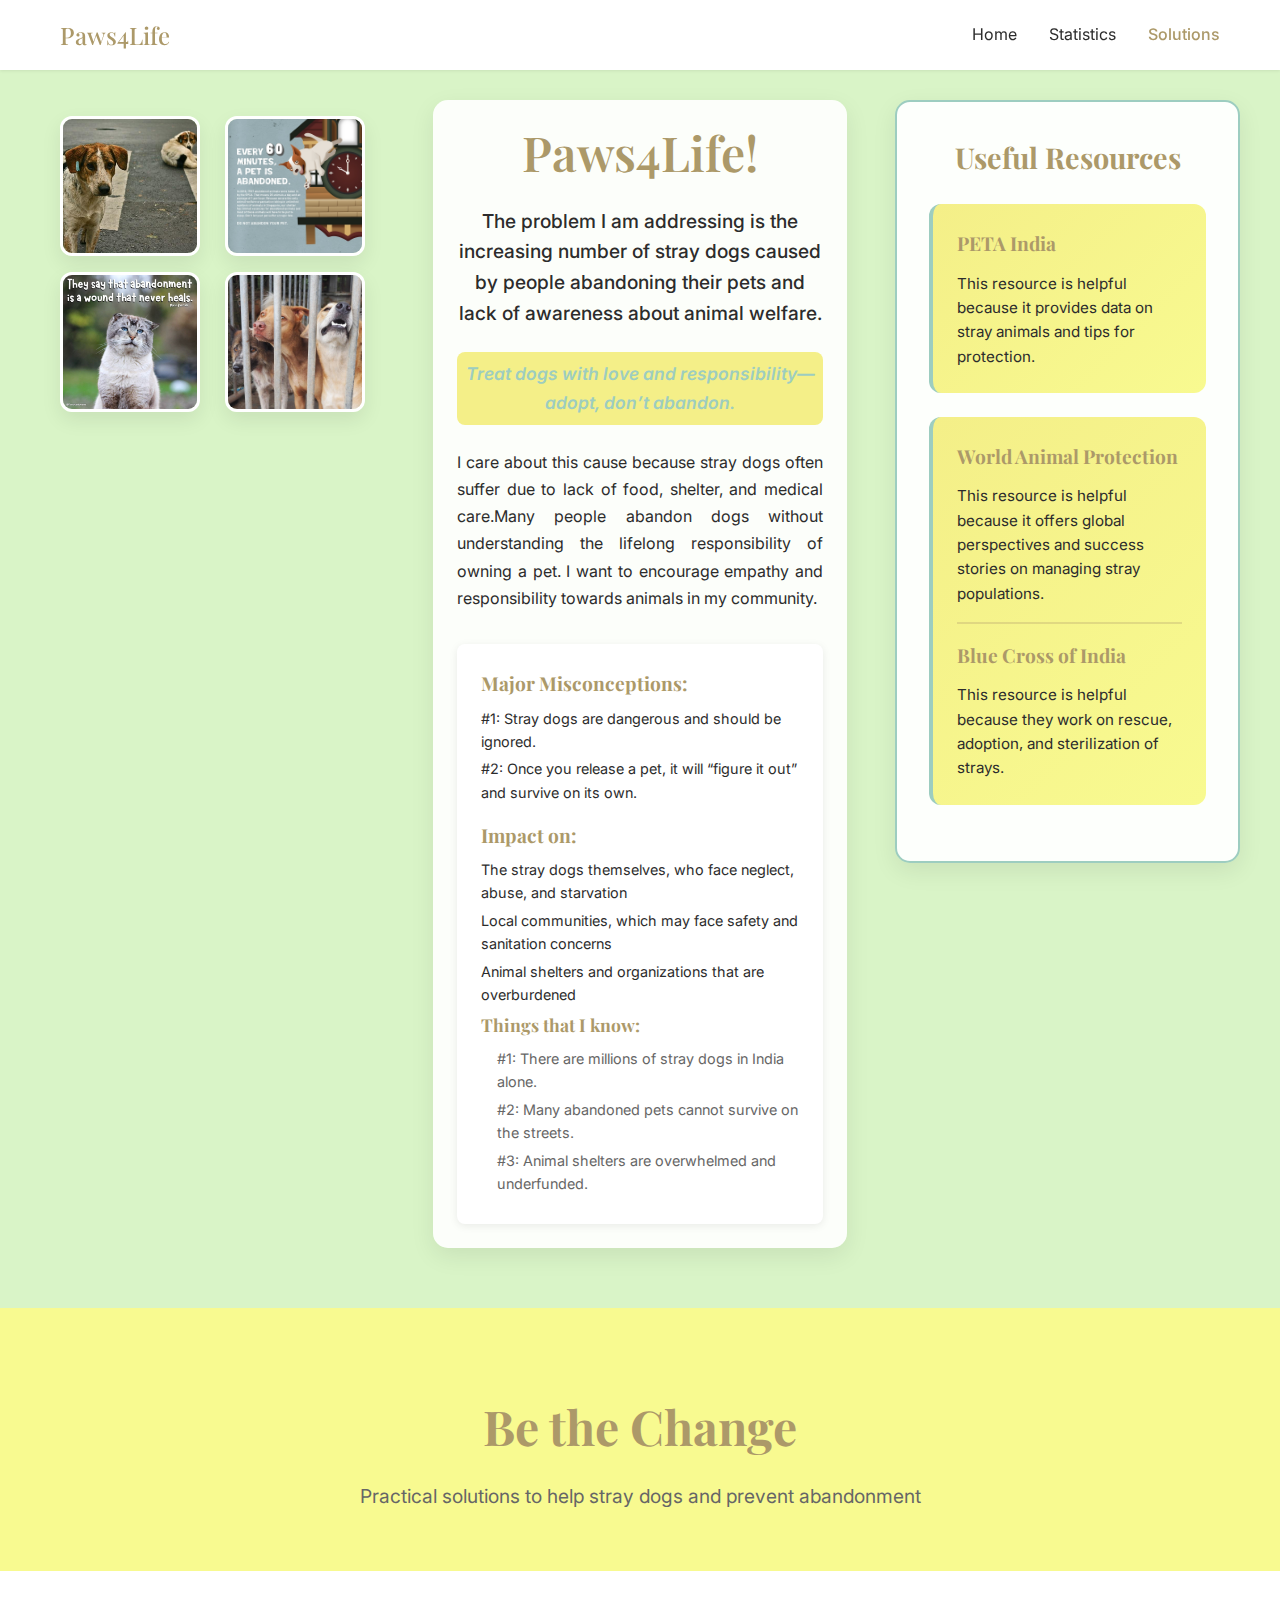
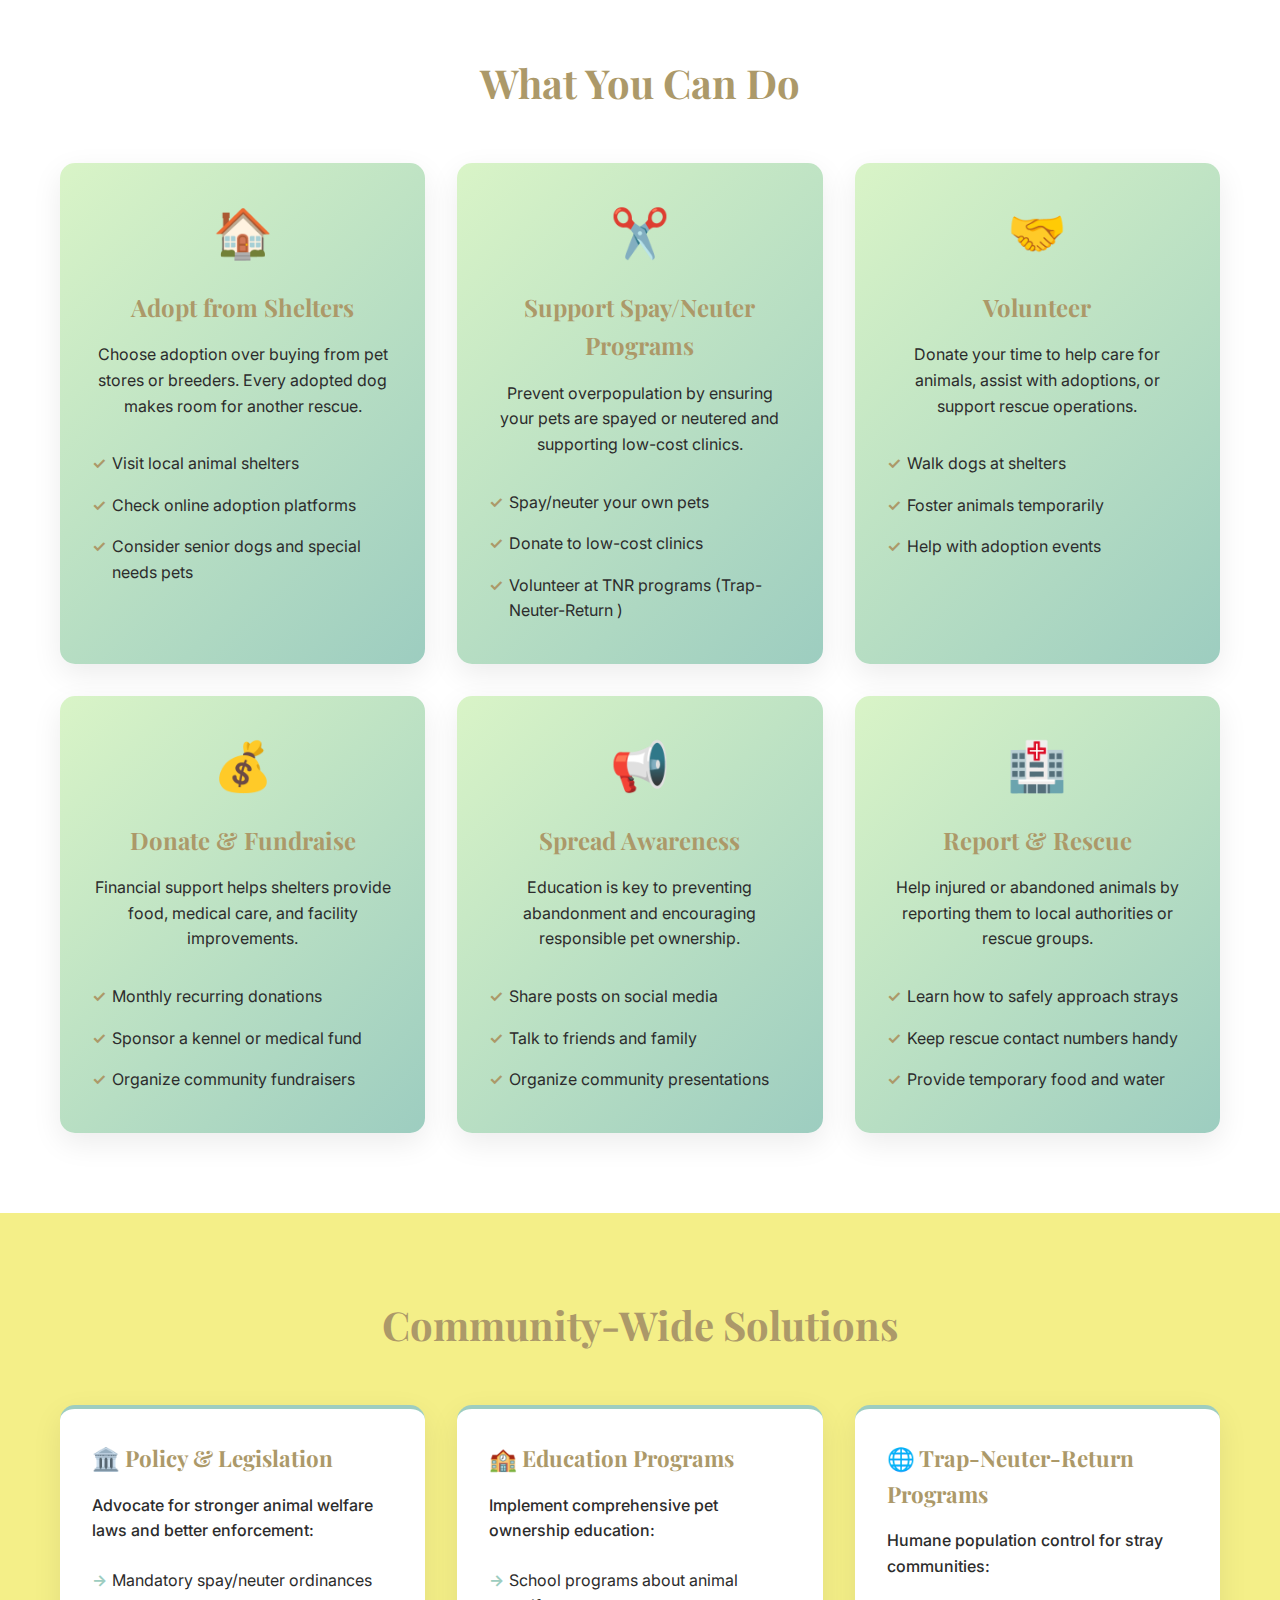
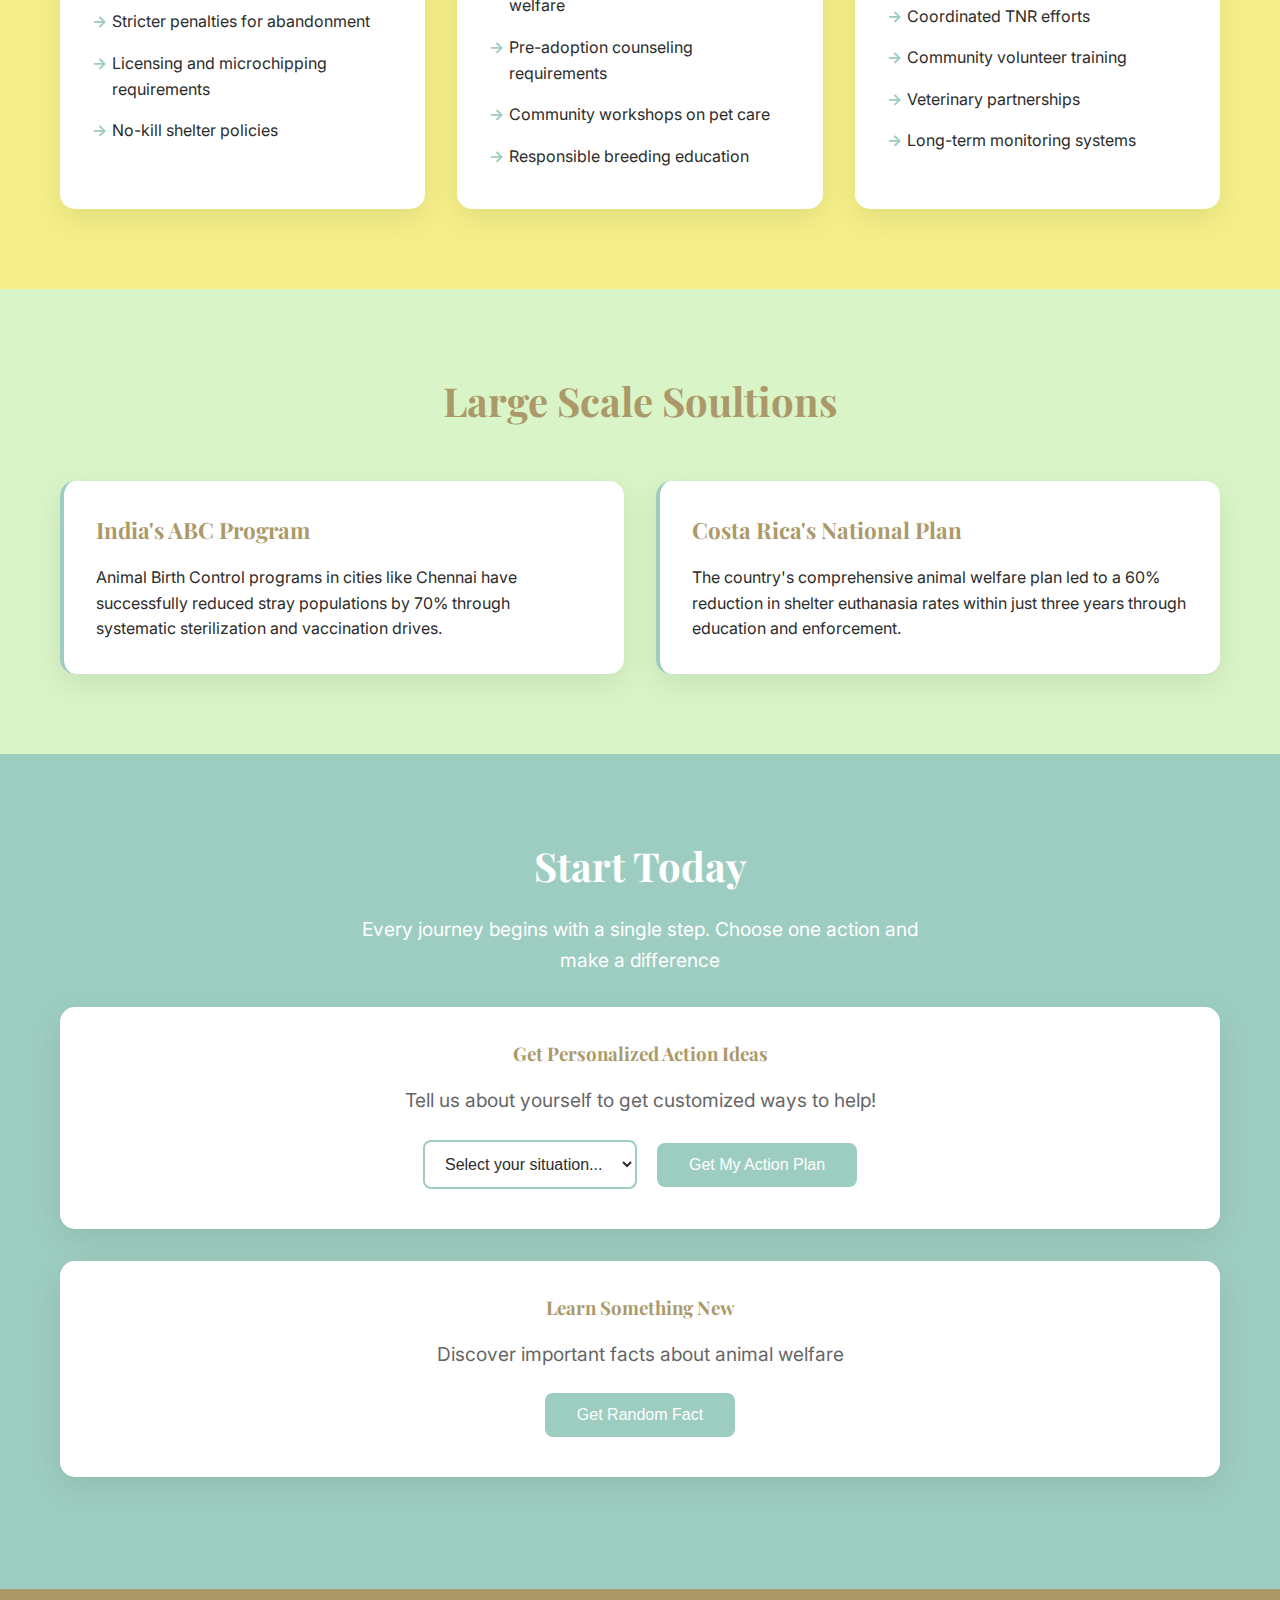
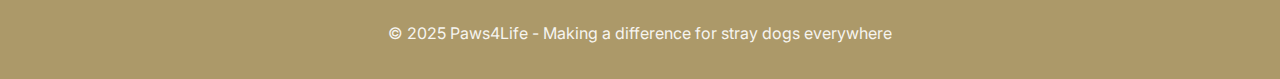
<file: index.html>
<!DOCTYPE html>
<html lang="en">

<head>
  <title>Solutions - Paws4Life</title>
  <meta charset="utf-8" />
  <meta http-equiv="X-UA-Compatible" content="IE=edge" />
  <meta name="viewport" content="width=device-width, initial-scale=1" />

  <!-- link the webpage's stylesheet -->
  <link rel="stylesheet" href="/style.css" />

  <!-- link the webpage's JavaScript file -->
  <script src="/script.js" defer></script>
</head>

<body>
  <!-- Navigation Bar -->
  <nav class="navbar">
    <div class="nav-container">
      <div class="nav-logo">Paws4Life</div>
      <ul class="nav-menu">
        <li><a href="index.html" class="nav-link">Home</a></li>
        <li><a href="statistics.html" class="nav-link">Statistics</a></li>
        <li><a href="solutions.html" class="nav-link active">Solutions</a></li>
      </ul>
    </div>
  </nav>

  <!-- Home Section -->
  <section id="home" class="first">
    <div class="first-content">
      <div class="first-image-placeholder">
        <img src="800px-Stray_dogs_crosswalk.jpg" alt="profile picture" class="profile-image">
        <img src="89d9e6e24ca5587962eb5537fe8d9bdd.jpg" alt="stats-picture" class="profile-image">
        <img src="c82fd100ae4d9ba56fa182101a0327e3.jpg" alt="stats-picture" class="profile-image">
        <img src="VIER PFOTEN_2021-11-02_00055-2119x1466-1920x1328.jpg" alt="stats-picture"
          class="profile-image">
      </div>
      <div class="first-text">

        <h1>Paws4Life!</h1>
        <h4>The problem I am addressing is the increasing number of stray dogs caused by people abandoning their pets
          and lack of awareness about animal welfare.</h4>
        <p class="first-subtitle">Treat dogs with love and responsibility—adopt, don’t abandon.</p>
        <p class="first-description">I care about this cause because stray dogs often suffer due to lack of food,
          shelter, and medical care.Many people abandon dogs without understanding the lifelong responsibility of owning
          a pet. I want to encourage empathy and responsibility towards animals in my community.
        </p>

        <div class="problems">
          <h2>Major Misconceptions:</h2>
          <li> #1: Stray dogs are dangerous and should be ignored.</li>
          <li> #2: Once you release a pet, it will “figure it out” and survive on its own.</li>

          <h2>Impact on:</h2>
          <li>The stray dogs themselves, who face neglect, abuse, and starvation</li>
          <li>Local communities, which may face safety and sanitation concerns</li>
          <li>Animal shelters and organizations that are overburdened</li>

          <h3>Things that I know:</h3>
          <ul>
            <li>#1: There are millions of stray dogs in India alone.</li>
            <li>#2: Many abandoned pets cannot survive on the streets.</li>
            <li>#3: Animal shelters are overwhelmed and underfunded.
            </li>
          </ul>
        </div>
      </div>

      <div class="contact-methods">
        <h2>Useful Resources</h2>
        <div class="contact-item">
          <h3>PETA India</h3>
          <p>This resource is helpful because it provides data on stray animals and tips for protection.</p>
        </div>
        <div class="contact-item">
          <h3> World Animal Protection</h3>
          <div class="social-links">
            <p>This resource is helpful because it offers global perspectives and success stories on managing stray
              populations.</p>
            <div>
              <h3>Blue Cross of India</h3>
              <p>This resource is helpful because they work on rescue, adoption, and sterilization of strays.</p>
            </div>
          </div>
        </div>
      </div>
  </section>

  </div>
  </div>
  </section>

  <!-- Solutions Section -->
  <section class="solutions">
    <div class="container">
      <h1>Be the Change</h1>
      <p>Practical solutions to help stray dogs and prevent abandonment</p>
    </div>
  </section>

  <!-- Individual Actions -->
  <section class="individual-actions">
    <div class="container">
      <h2>What You Can Do</h2>
      <div class="actions-grid">
        <div class="action-card">
          <div class="action-icon">🏠</div>
          <h3>Adopt from Shelters</h3>
          <p>Choose adoption over buying from pet stores or breeders. Every adopted dog makes room for another rescue.
          </p>
          <ul>
            <li>Visit local animal shelters</li>
            <li>Check online adoption platforms</li>
            <li>Consider senior dogs and special needs pets</li>
          </ul>
        </div>

        <div class="action-card">
          <div class="action-icon">✂️</div>
          <h3>Support Spay/Neuter Programs</h3>
          <p>Prevent overpopulation by ensuring your pets are spayed or neutered and supporting low-cost clinics.</p>
          <ul>
            <li>Spay/neuter your own pets</li>
            <li>Donate to low-cost clinics</li>
            <li>Volunteer at TNR programs (Trap-Neuter-Return )</li>
          </ul>
        </div>

        <div class="action-card">
          <div class="action-icon">🤝</div>
          <h3>Volunteer</h3>
          <p>Donate your time to help care for animals, assist with adoptions, or support rescue operations.</p>
          <ul>
            <li>Walk dogs at shelters</li>
            <li>Foster animals temporarily</li>
            <li>Help with adoption events</li>
          </ul>
        </div>

        <div class="action-card">
          <div class="action-icon">💰</div>
          <h3>Donate & Fundraise</h3>
          <p>Financial support helps shelters provide food, medical care, and facility improvements.</p>
          <ul>
            <li>Monthly recurring donations</li>
            <li>Sponsor a kennel or medical fund</li>
            <li>Organize community fundraisers</li>
          </ul>
        </div>

        <div class="action-card">
          <div class="action-icon">📢</div>
          <h3>Spread Awareness</h3>
          <p>Education is key to preventing abandonment and encouraging responsible pet ownership.</p>
          <ul>
            <li>Share posts on social media</li>
            <li>Talk to friends and family</li>
            <li>Organize community presentations</li>
          </ul>
        </div>

        <div class="action-card">
          <div class="action-icon">🏥</div>
          <h3>Report & Rescue</h3>
          <p>Help injured or abandoned animals by reporting them to local authorities or rescue groups.</p>
          <ul>
            <li>Learn how to safely approach strays</li>
            <li>Keep rescue contact numbers handy</li>
            <li>Provide temporary food and water</li>
          </ul>
        </div>
      </div>
    </div>
  </section>

  <!-- Community Solutions -->
  <section class="community-solutions">
    <div class="container">
      <h2>Community-Wide Solutions</h2>
      <div class="community-grid">
        <div class="solution-item">
          <h3>🏛️ Policy & Legislation</h3>
          <div class="solution-content">
            <p>Advocate for stronger animal welfare laws and better enforcement:</p>
            <ul>
              <li>Mandatory spay/neuter ordinances</li>
              <li>Stricter penalties for abandonment</li>
              <li>Licensing and microchipping requirements</li>
              <li>No-kill shelter policies</li>
            </ul>
          </div>
        </div>

        <div class="solution-item">
          <h3>🏫 Education Programs</h3>
          <div class="solution-content">
            <p>Implement comprehensive pet ownership education:</p>
            <ul>
              <li>School programs about animal welfare</li>
              <li>Pre-adoption counseling requirements</li>
              <li>Community workshops on pet care</li>
              <li>Responsible breeding education</li>
            </ul>
          </div>
        </div>

        <div class="solution-item">
          <h3>🌐 Trap-Neuter-Return Programs</h3>
          <div class="solution-content">
            <p>Humane population control for stray communities:</p>
            <ul>
              <li>Coordinated TNR efforts</li>
              <li>Community volunteer training</li>
              <li>Veterinary partnerships</li>
              <li>Long-term monitoring systems</li>
            </ul>
          </div>
        </div>
      </div>
    </div>
  </section>

  <!-- Success Stories -->
  <section class="success-stories">
    <div class="container">
      <h2>Large Scale Soultions</h2>
      <div class="stories-grid">


        <div class="story-card">
          <h3>India's ABC Program</h3>
          <p>Animal Birth Control programs in cities like Chennai have successfully reduced stray populations by 70%
            through systematic sterilization and vaccination drives.</p>
        </div>

        <div class="story-card">
          <h3>Costa Rica's National Plan</h3>
          <p>The country's comprehensive animal welfare plan led to a 60% reduction in shelter euthanasia rates within
            just three years through education and enforcement.</p>
        </div>
      </div>
    </div>
  </section>

  <!-- Take Action Now -->
  <section class="take-action">
    <div class="container">
      <h2>Start Today</h2>
      <p>Every journey begins with a single step. Choose one action and make a difference</p>
    </div>
  </section>

  <!-- Footer -->
  <footer class="footer">
    <div class="container">
      <p>&copy; 2025 Paws4Life - Making a difference for stray dogs everywhere</p>
    </div>
  </footer>
</body>

</html>
</file>
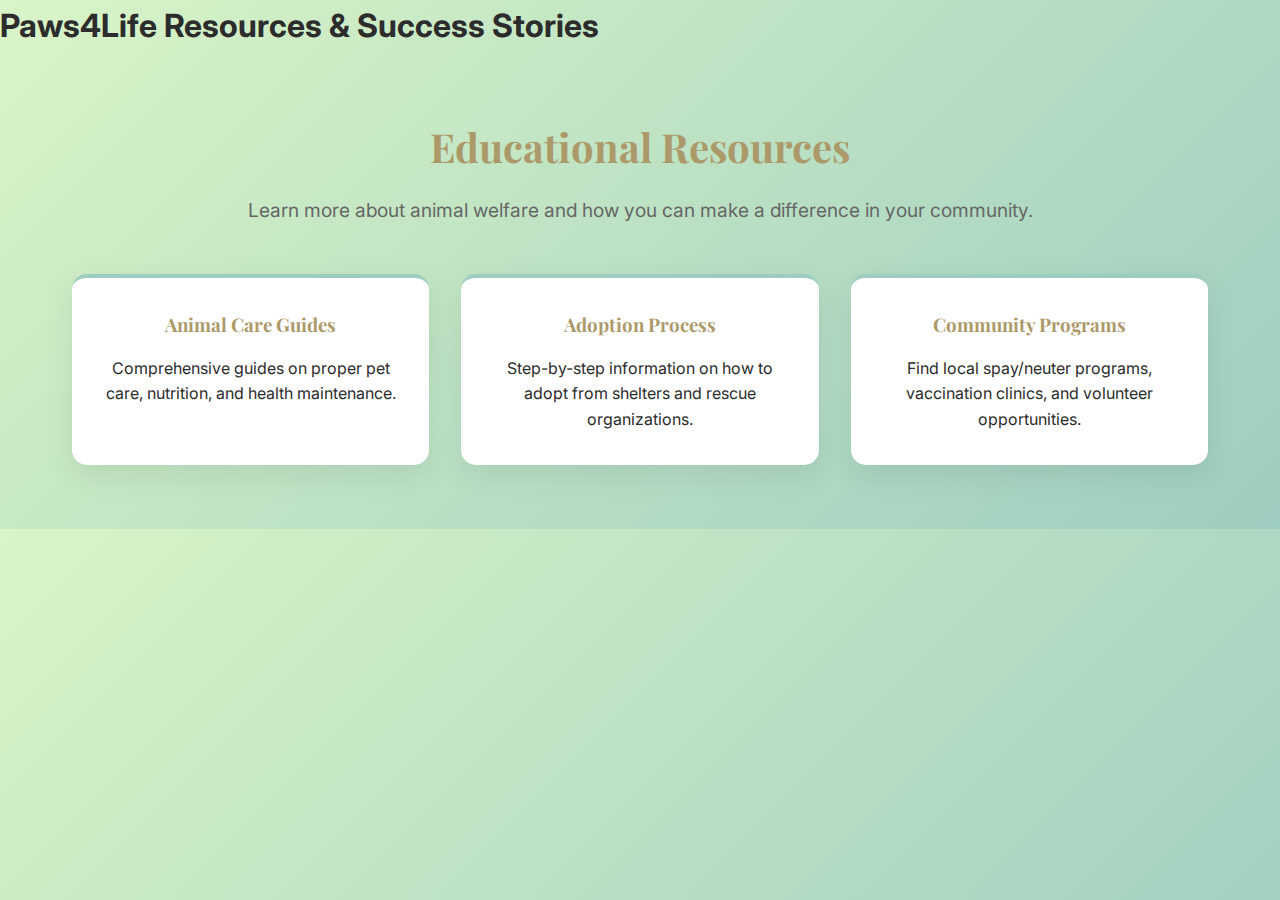
<file: portfolio.html>
<!DOCTYPE html>
<html>
  <head>
    
    <title>Paws4Life Resources - Animal Welfare Solutions</title>
    <meta charset="utf-8" />
	  <meta http-equiv="X-UA-Compatible" content="IE=edge" />
	  <meta name="viewport" content="width=device-width, initial-scale=1" />

	  <!-- link the webpage's stylesheet -->
	  <link rel="stylesheet" href="/style.css" />

	  <!-- link the webpage's JavaScript file -->
	  <script src="/script.js" defer></script>

  </head>
  
  <body>
    
    <h1>Paws4Life Resources & Success Stories</h1>
    
    <section class="resources-section">
      <h2>Educational Resources</h2>
      <p>Learn more about animal welfare and how you can make a difference in your community.</p>
      
      <div class="resource-cards">
        <div class="resource-item">
          <h3>Animal Care Guides</h3>
          <p>Comprehensive guides on proper pet care, nutrition, and health maintenance.</p>
        </div>
        
        <div class="resource-item">
          <h3>Adoption Process</h3>
          <p>Step-by-step information on how to adopt from shelters and rescue organizations.</p>
        </div>
        
        <div class="resource-item">
          <h3>Community Programs</h3>
          <p>Find local spay/neuter programs, vaccination clinics, and volunteer opportunities.</p>
        </div>
      </div>
    </section>
    
    
    
    
  </body>
</html>
</file>
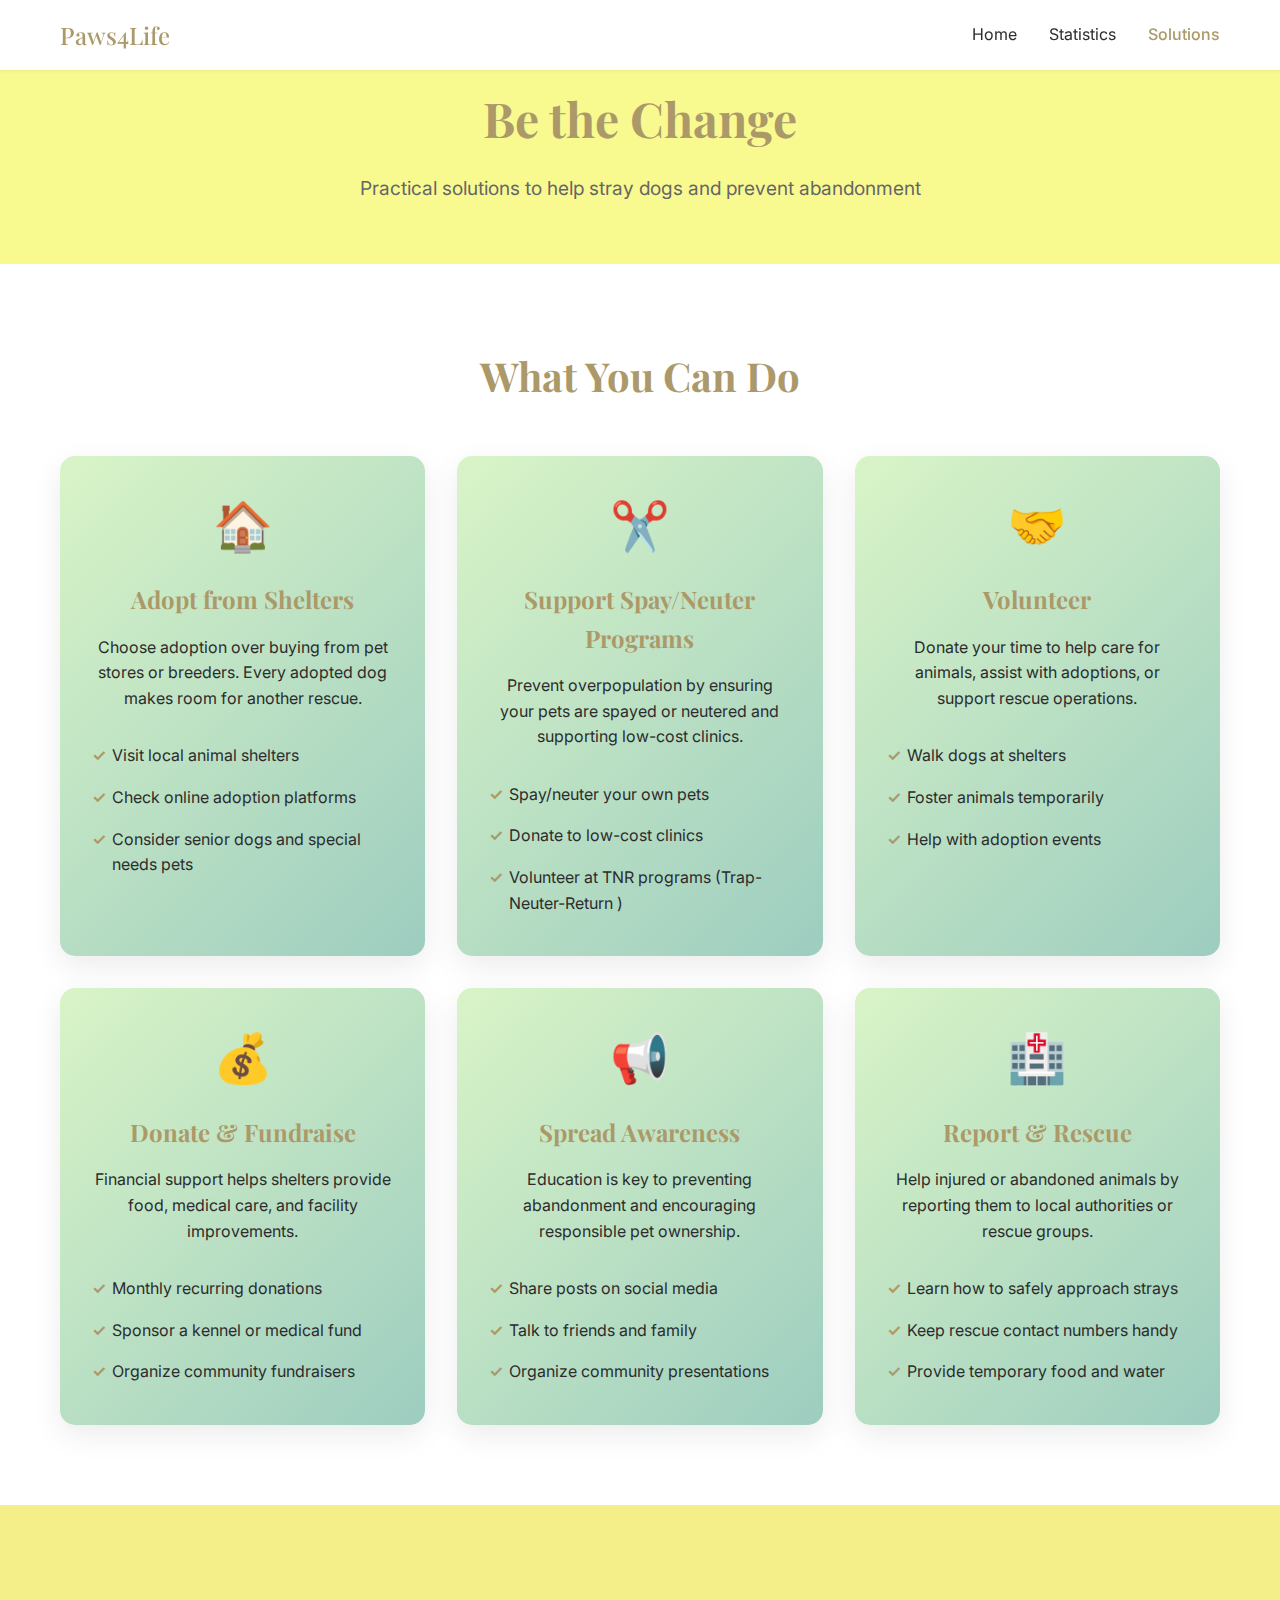
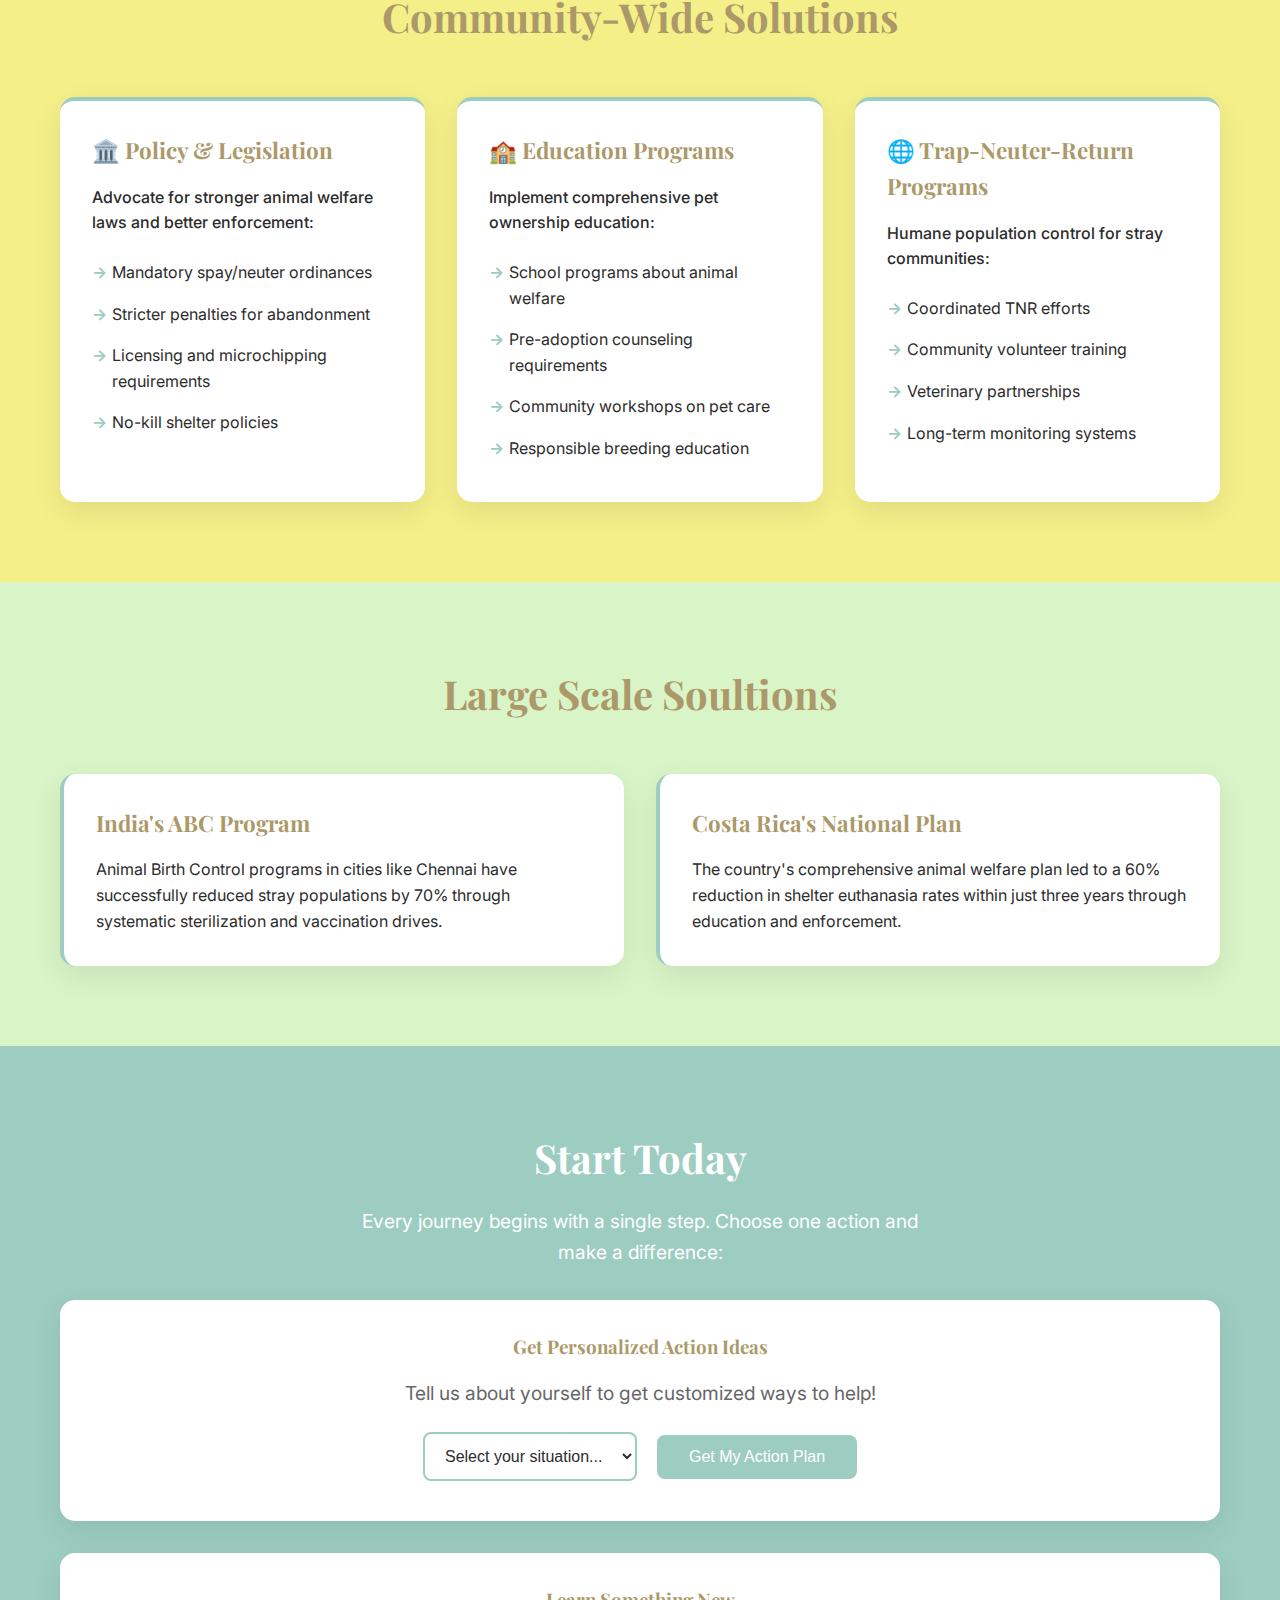
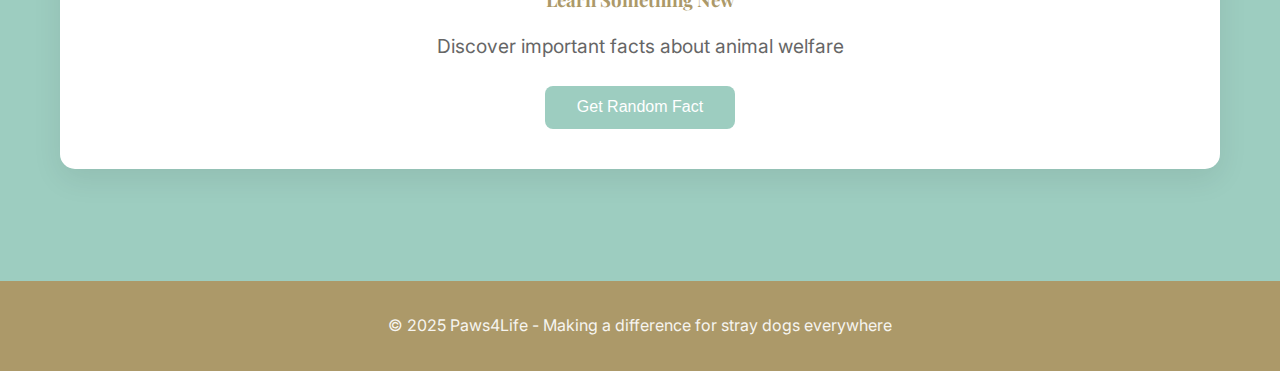
<file: solutions.html>
<!DOCTYPE html>
<html lang="en">

<head>
  <title>Solutions - Paws4Life</title>
  <meta charset="utf-8" />
  <meta http-equiv="X-UA-Compatible" content="IE=edge" />
  <meta name="viewport" content="width=device-width, initial-scale=1" />

  <!-- link the webpage's stylesheet -->
  <link rel="stylesheet" href="/style.css" />

  <!-- link the webpage's JavaScript file -->
  <script src="/script.js" defer></script>
</head>

<body>
  <!-- Navigation Bar -->
  <nav class="navbar">
    <div class="nav-container">
      <div class="nav-logo">Paws4Life</div>
      <ul class="nav-menu">
        <li><a href="index.html" class="nav-link">Home</a></li>
        <li><a href="statistics.html" class="nav-link">Statistics</a></li>
        <li><a href="solutions.html" class="nav-link active">Solutions</a></li>
      </ul>
    </div>
  </nav>


  <!-- Solutions Section -->
  <section class="solutions">
    <div class="container">
      <h1>Be the Change</h1>
      <p>Practical solutions to help stray dogs and prevent abandonment</p>
    </div>
  </section>

  <!-- Individual Actions -->
  <section class="individual-actions">
    <div class="container">
      <h2>What You Can Do</h2>
      <div class="actions-grid">
        <div class="action-card">
          <div class="action-icon">🏠</div>
          <h3>Adopt from Shelters</h3>
          <p>Choose adoption over buying from pet stores or breeders. Every adopted dog makes room for another rescue.
          </p>
          <ul>
            <li>Visit local animal shelters</li>
            <li>Check online adoption platforms</li>
            <li>Consider senior dogs and special needs pets</li>
          </ul>
        </div>

        <div class="action-card">
          <div class="action-icon">✂️</div>
          <h3>Support Spay/Neuter Programs</h3>
          <p>Prevent overpopulation by ensuring your pets are spayed or neutered and supporting low-cost clinics.</p>
          <ul>
            <li>Spay/neuter your own pets</li>
            <li>Donate to low-cost clinics</li>
            <li>Volunteer at TNR programs (Trap-Neuter-Return )</li>
          </ul>
        </div>

        <div class="action-card">
          <div class="action-icon">🤝</div>
          <h3>Volunteer</h3>
          <p>Donate your time to help care for animals, assist with adoptions, or support rescue operations.</p>
          <ul>
            <li>Walk dogs at shelters</li>
            <li>Foster animals temporarily</li>
            <li>Help with adoption events</li>
          </ul>
        </div>

        <div class="action-card">
          <div class="action-icon">💰</div>
          <h3>Donate & Fundraise</h3>
          <p>Financial support helps shelters provide food, medical care, and facility improvements.</p>
          <ul>
            <li>Monthly recurring donations</li>
            <li>Sponsor a kennel or medical fund</li>
            <li>Organize community fundraisers</li>
          </ul>
        </div>

        <div class="action-card">
          <div class="action-icon">📢</div>
          <h3>Spread Awareness</h3>
          <p>Education is key to preventing abandonment and encouraging responsible pet ownership.</p>
          <ul>
            <li>Share posts on social media</li>
            <li>Talk to friends and family</li>
            <li>Organize community presentations</li>
          </ul>
        </div>

        <div class="action-card">
          <div class="action-icon">🏥</div>
          <h3>Report & Rescue</h3>
          <p>Help injured or abandoned animals by reporting them to local authorities or rescue groups.</p>
          <ul>
            <li>Learn how to safely approach strays</li>
            <li>Keep rescue contact numbers handy</li>
            <li>Provide temporary food and water</li>
          </ul>
        </div>
      </div>
    </div>
  </section>

  <!-- Community Solutions -->
  <section class="community-solutions">
    <div class="container">
      <h2>Community-Wide Solutions</h2>
      <div class="community-grid">
        <div class="solution-item">
          <h3>🏛️ Policy & Legislation</h3>
          <div class="solution-content">
            <p>Advocate for stronger animal welfare laws and better enforcement:</p>
            <ul>
              <li>Mandatory spay/neuter ordinances</li>
              <li>Stricter penalties for abandonment</li>
              <li>Licensing and microchipping requirements</li>
              <li>No-kill shelter policies</li>
            </ul>
          </div>
        </div>

        <div class="solution-item">
          <h3>🏫 Education Programs</h3>
          <div class="solution-content">
            <p>Implement comprehensive pet ownership education:</p>
            <ul>
              <li>School programs about animal welfare</li>
              <li>Pre-adoption counseling requirements</li>
              <li>Community workshops on pet care</li>
              <li>Responsible breeding education</li>
            </ul>
          </div>
        </div>

        <div class="solution-item">
          <h3>🌐 Trap-Neuter-Return Programs</h3>
          <div class="solution-content">
            <p>Humane population control for stray communities:</p>
            <ul>
              <li>Coordinated TNR efforts</li>
              <li>Community volunteer training</li>
              <li>Veterinary partnerships</li>
              <li>Long-term monitoring systems</li>
            </ul>
          </div>
        </div>
      </div>
    </div>
  </section>

  <!-- Success Stories -->
  <section class="success-stories">
    <div class="container">
      <h2>Large Scale Soultions</h2>
      <div class="stories-grid">


        <div class="story-card">
          <h3>India's ABC Program</h3>
          <p>Animal Birth Control programs in cities like Chennai have successfully reduced stray populations by 70%
            through systematic sterilization and vaccination drives.</p>
        </div>

        <div class="story-card">
          <h3>Costa Rica's National Plan</h3>
          <p>The country's comprehensive animal welfare plan led to a 60% reduction in shelter euthanasia rates within
            just three years through education and enforcement.</p>
        </div>
      </div>
    </div>
  </section>

  <!-- Take Action Now -->
  <section class="take-action">
    <div class="container">
      <h2>Start Today</h2>
      <p>Every journey begins with a single step. Choose one action and make a difference:</p>
    </div>
  </section>

  <!-- Footer -->
  <footer class="footer">
    <div class="container">
      <p>&copy; 2025 Paws4Life - Making a difference for stray dogs everywhere</p>
    </div>
  </footer>
</body>

</html>
</file>
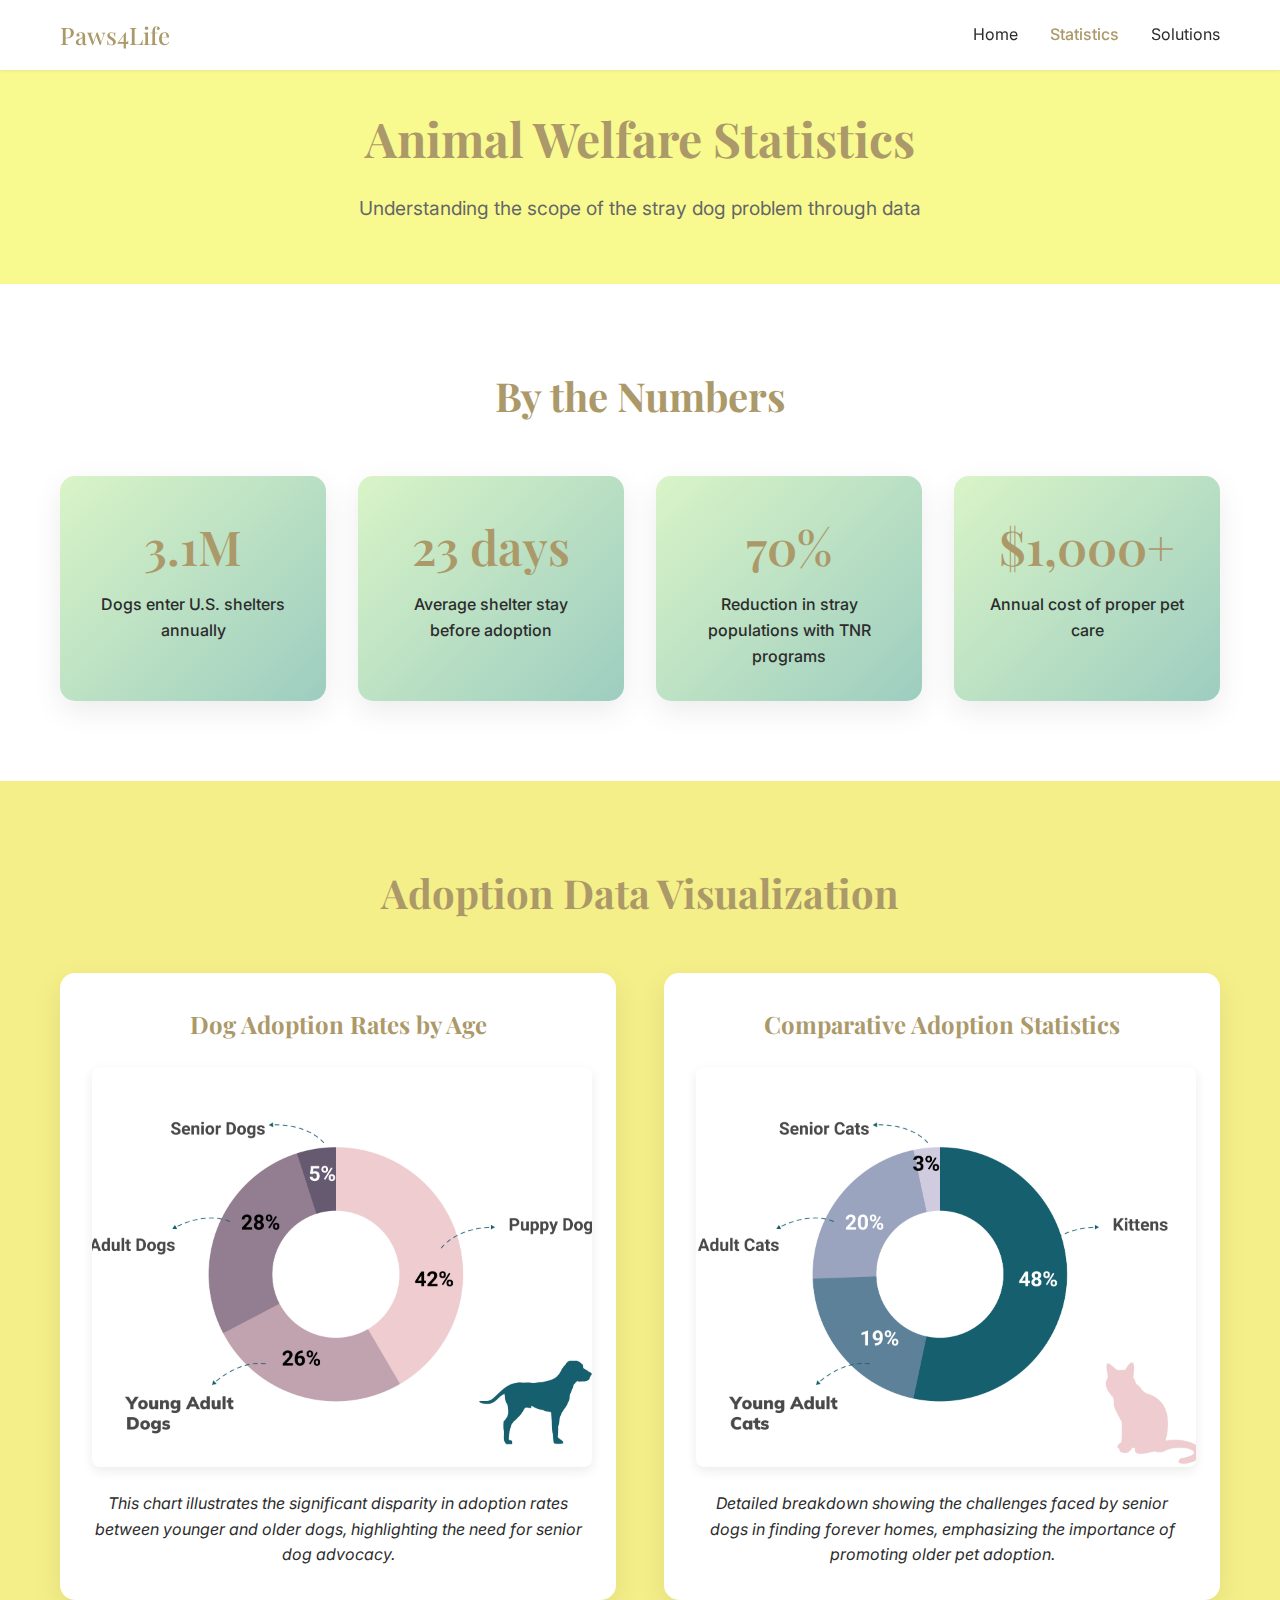
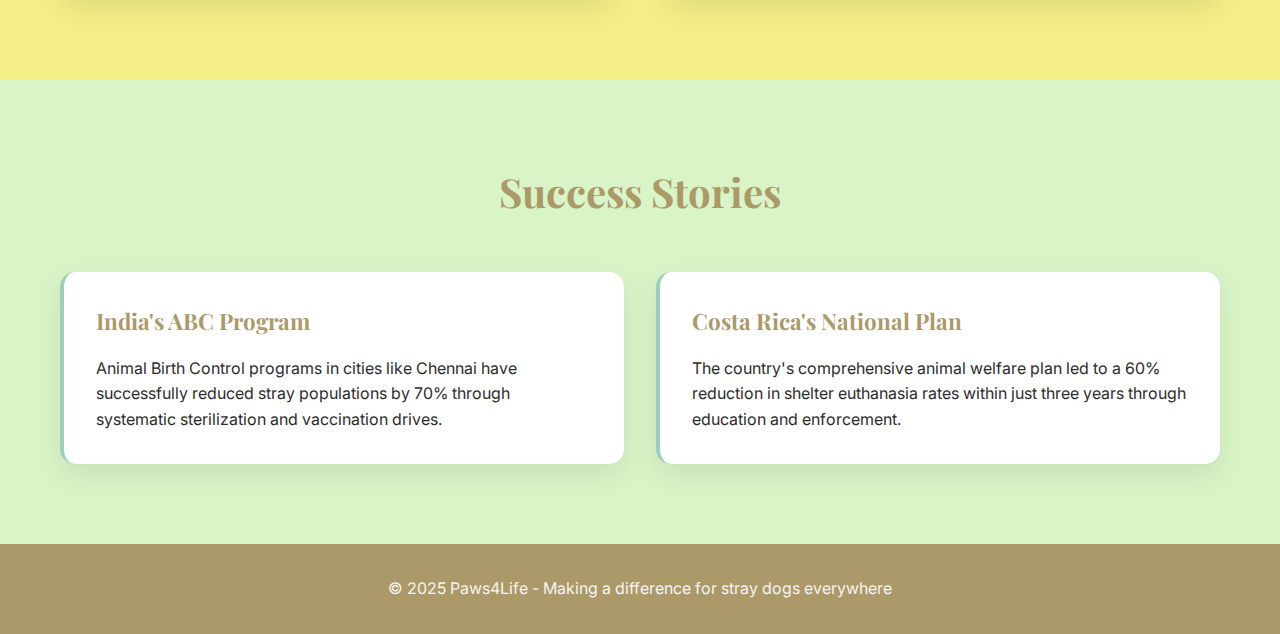
<file: statistics.html>
<!DOCTYPE html>
<html lang="en">

<head>
  <title>Statistics - Paws4Life Animal Welfare Data</title>
  <meta charset="utf-8" />
  <meta http-equiv="X-UA-Compatible" content="IE=edge" />
  <meta name="viewport" content="width=device-width, initial-scale=1" />

  <!-- link the webpage's stylesheet -->
  <link rel="stylesheet" href="/style.css" />

  <!-- link the webpage's JavaScript file -->
  <script src="/script.js" defer></script>
</head>

<body>
  <!-- Navigation Bar -->
  <nav class="navbar">
    <div class="nav-container">
      <div class="nav-logo">Paws4Life</div>
      <ul class="nav-menu">
        <li><a href="index.html" class="nav-link">Home</a></li>
        <li><a href="statistics.html" class="nav-link active">Statistics</a></li>
        <li><a href="solutions.html" class="nav-link">Solutions</a></li>
      </ul>
    </div>
  </nav>

  <!-- Statistics Header -->
  <section class="statistics-header">
    <div class="container">
      <h1>Animal Welfare Statistics</h1>
      <p>Understanding the scope of the stray dog problem through data</p>
    </div>
  </section>

  <!-- Key Statistics -->
  <section class="key-stats">
    <div class="container">
      <h2>By the Numbers</h2>
      <div class="stats-grid">
        <div class="stat-card">
          <div class="stat-number">3.1M</div>
          <div class="stat-label">Dogs enter U.S. shelters annually</div>
        </div>
        <div class="stat-card">
          <div class="stat-number">23 days</div>
          <div class="stat-label">Average shelter stay before adoption</div>
        </div>
        <div class="stat-card">
          <div class="stat-number">70%</div>
          <div class="stat-label">Reduction in stray populations with TNR programs</div>
        </div>
        <div class="stat-card">
          <div class="stat-number">$1,000+</div>
          <div class="stat-label">Annual cost of proper pet care</div>
        </div>
      </div>
    </div>
  </section>

  <!-- Charts and Graphs -->
  <section class="charts-section">
    <div class="container">
      <h2>Adoption Data Visualization</h2>
      <div class="charts-grid">
        <div class="chart-container">
          <h3>Dog Adoption Rates by Age</h3>
          <img src="Dog-adoption-rates-based-on-age-5.jpg" alt="Statistical chart showing dog adoption rates by age groups, indicating higher adoption rates for younger dogs and lower rates for senior dogs" class="graph">
          <p class="chart-description">This chart illustrates the significant disparity in adoption rates between younger and older dogs, highlighting the need for senior dog advocacy.</p>
        </div>
        
        <div class="chart-container">
          <h3>Comparative Adoption Statistics</h3>
          <img src="Dog-adoption-rates-based-on-age-3 (1).jpg" alt="Bar graph displaying comparative data on dog adoption statistics across different age categories, demonstrating the challenge of finding homes for older dogs" class="graph">
          <p class="chart-description">Detailed breakdown showing the challenges faced by senior dogs in finding forever homes, emphasizing the importance of promoting older pet adoption.</p>
        </div>
      </div>
    </div>
  </section>

  <!-- Impact Stories -->
  <section class="impact-stories">
    <div class="container">
      <h2>Success Stories</h2>
      <div class="stories-grid">
        <div class="story-card">
          <h3>India's ABC Program</h3>
          <p>Animal Birth Control programs in cities like Chennai have successfully reduced stray populations by 70% through systematic sterilization and vaccination drives.</p>
        </div>

        <div class="story-card">
          <h3>Costa Rica's National Plan</h3>
          <p>The country's comprehensive animal welfare plan led to a 60% reduction in shelter euthanasia rates within just three years through education and enforcement.</p>
        </div>
      </div>
    </div>
  </section>

  <!-- Footer -->
  <footer class="footer">
    <div class="container">
      <p>&copy; 2025 Paws4Life - Making a difference for stray dogs everywhere</p>
    </div>
  </footer>
</body>

</html>
</file>
<file: style.css>
/* ===================================
   PAWS4LIFE WEBSITE STYLES
   Main stylesheet for animal welfare website
   =================================== */

/* Import Google Fonts - Inter for body text, Playfair Display for headings */
@import url('https://fonts.googleapis.com/css2?family=Inter:wght@300;400;500;600&family=Playfair+Display:wght@400;500;600&display=swap');

/* CSS Variables for Color Scheme - Earth-tone palette for animal welfare theme */
:root {
  --sage-green: #9DCDC0;
  --warm-brown: #AC9969;
  --soft-yellow: #F4EF88;
  --light-yellow: #F8FA90;
  --mint-green: #D9F4C7;
  --white: #FFFFFF;
  --text-dark: #2c2c2c;
  --text-light: #666;
  --shadow: rgba(0, 0, 0, 0.08);
}

/* ===================================
   RESET AND BASE STYLES
   =================================== */

/* Universal reset for consistent styling across browsers */
* {
  margin: 0;
  padding: 0;
  box-sizing: border-box;
}

body {
  font-family: 'Inter', sans-serif;
  line-height: 1.6;
  color: var(--text-dark);
  background: linear-gradient(135deg, var(--mint-green) 0%, var(--sage-green) 100%);
  overflow-x: hidden;
}

.container {
  max-width: 1200px;
  margin: 0 auto;
  padding: 0 20px;
}

/* ===================================
   NAVIGATION BAR STYLES
   Fixed navigation with Paws4Life branding
   =================================== */

/* Main navigation container - fixed at top */
.navbar {
  background: var(--white);
  box-shadow: 0 1px 3px var(--shadow);
  position: fixed;
  top: 0;
  width: 100%;
  z-index: 1000;
}

.nav-container {
  max-width: 1200px;
  margin: 0 auto;
  padding: 1rem 20px;
  display: flex;
  justify-content: space-between;
  align-items: center;
}

.nav-logo {
  font-family: 'Playfair Display', serif;
  font-size: 1.5rem;
  font-weight: 500;
  color: var(--warm-brown);
  text-decoration: none;
}

.nav-menu {
  display: flex;
  list-style: none;
  gap: 2rem;
}

.nav-link {
  text-decoration: none;
  color: var(--text-dark);
  font-weight: 400;
  transition: color 0.2s ease;
}

.nav-link:hover {
  color: var(--sage-green);
}

.nav-link.active {
  color: var(--warm-brown);
  font-weight: 500;
}




.first {
  min-height: 100vh;
  display: flex;
  align-items: center;
  padding: 100px 20px 60px;
  background: var(--mint-green);
}

.first-content {
  max-width: 1200px;
  margin: 0 auto;
  display: grid;
  grid-template-columns: 1fr 1.2fr 1fr;
  gap: 3rem;
  align-items: start;
}

.first-image-placeholder {
  display: grid;
  grid-template-columns: 1fr 1fr;
  grid-template-rows: 1fr 1fr;
  gap: 1rem;
  justify-items: center;
  padding: 1rem;
}

.profile-image {
  width: 140px;
  height: 140px;
  border-radius: 12px;
  object-fit: cover;
  border: 3px solid var(--white);
  box-shadow: 0 8px 20px var(--shadow);
  transition: transform 0.3s ease;
}

.profile-image:hover {
  transform: scale(1.05);
}

.graph {
  width: 500px;
  height: 400px;
  border-radius: 8px;
  object-fit: cover;
  background: var(--white);
  box-shadow: 0 4px 12px var(--shadow);
}


.first-text {
  text-align: left;
  padding: 1.5rem;
  background: rgba(255, 255, 255, 0.9);
  border-radius: 15px;
  box-shadow: 0 8px 25px var(--shadow);
}

.first-text h1 {
  font-family: 'Playfair Display', serif;
  font-size: 3rem;
  font-weight: 600;
  color: var(--warm-brown);
  margin: 0 0 1.5rem 0;
  line-height: 1.2;
  text-align: center;
}

.first-text h4 {
  font-size: 1.2rem;
  color: var(--text-dark);
  margin-bottom: 1.5rem;
  font-weight: 500;
  line-height: 1.6;
  text-align: center;
}

.first-subtitle {
  font-size: 1.1rem;
  color: var(--sage-green);
  margin-bottom: 1.5rem;
  font-weight: 600;
  font-style: italic;
  text-align: center;
  padding: 0.5rem;
  background: var(--soft-yellow);
  border-radius: 8px;
}

.first-description {
  font-size: 1rem;
  color: var(--text-dark);
  line-height: 1.7;
  margin-bottom: 2rem;
  text-align: justify;
}

.problems {
  background: var(--white);
  padding: 1.5rem;
  border-radius: 8px;
  box-shadow: 0 2px 8px var(--shadow);
  margin-top: 1.5rem;
}

.problems h2,
.problems h3 {
  font-family: 'Playfair Display', serif;
  color: var(--warm-brown);
  margin-bottom: 0.5rem;
}

.problems h2 {
  font-size: 1.2rem;
  margin-top: 1rem;
}

.problems h2:first-child {
  margin-top: 0;
}

.problems h3 {
  font-size: 1.1rem;
}

.problems li {
  margin-bottom: 0.3rem;
  color: var(--text-dark);
  list-style: none;
  font-size: 0.9rem;
}

.problems ul {
  list-style: none;
  margin-left: 1rem;
}

.problems ul li {
  color: var(--text-light);
}

/* Contact Methods */
.contact-methods {
  background: rgba(255, 255, 255, 0.95);
  padding: 2rem;
  border-radius: 15px;
  box-shadow: 0 8px 25px var(--shadow);
  border: 2px solid var(--sage-green);
}

.contact-methods h2 {
  font-family: 'Playfair Display', serif;
  font-size: 1.8rem;
  color: var(--warm-brown);
  margin-bottom: 1.5rem;
  text-align: center;
}

.contact-item {
  margin-bottom: 1.5rem;
  padding: 1.5rem;
  background: linear-gradient(135deg, var(--soft-yellow) 0%, var(--light-yellow) 100%);
  border-radius: 12px;
  border-left: 4px solid var(--sage-green);
  transition: transform 0.3s ease;
}

.contact-item:hover {
  transform: translateY(-3px);
}

.contact-item h3 {
  font-family: 'Playfair Display', serif;
  font-size: 1.2rem;
  color: var(--warm-brown);
  margin-bottom: 0.8rem;
}

.contact-item p {
  color: var(--text-dark);
  font-size: 0.95rem;
  line-height: 1.6;
}

.social-links div {
  margin-top: 1rem;
  padding-top: 1rem;
  border-top: 2px solid rgba(172, 153, 105, 0.3);
}

/* ===================================
   SOLUTIONS SECTION STYLES
   Call-to-action header for solutions
   =================================== */

/* Solutions intro section with gradient background */
.solutions {
  padding: 80px 20px 60px;
  background: var(--light-yellow);
  text-align: center;
}

.solutions h1 {
  font-family: 'Playfair Display', serif;
  font-size: 3rem;
  color: var(--warm-brown);
  margin-bottom: 1rem;
}

.solutions p {
  font-size: 1.2rem;
  color: var(--text-light);
  max-width: 600px;
  margin: 0 auto;
}

/* Individual Actions */
.individual-actions {
  padding: 80px 20px;
  background: var(--white);
}

.individual-actions h2 {
  font-family: 'Playfair Display', serif;
  font-size: 2.5rem;
  color: var(--warm-brown);
  text-align: center;
  margin-bottom: 3rem;
}

.actions-grid {
  display: grid;
  grid-template-columns: repeat(auto-fit, minmax(350px, 1fr));
  gap: 2rem;
}

.action-card {
  background: linear-gradient(135deg, var(--mint-green) 0%, var(--sage-green) 100%);
  padding: 2rem;
  border-radius: 15px;
  box-shadow: 0 10px 30px var(--shadow);
  transition: transform 0.3s ease;
  text-align: center;
}



.action-icon {
  font-size: 3rem;
  margin-bottom: 1rem;
}

.action-card h3 {
  font-family: 'Playfair Display', serif;
  font-size: 1.5rem;
  color: var(--warm-brown);
  margin-bottom: 1rem;
}

.action-card p {
  color: var(--text-dark);
  margin-bottom: 1.5rem;
  line-height: 1.6;
}

.action-card ul {
  list-style: none;
  text-align: left;
}

.action-card li {
  padding: 0.5rem 0;
  color: var(--text-dark);
  position: relative;
  padding-left: 20px;
}

.action-card li::before {
  content: '✓';
  position: absolute;
  left: 0;
  color: var(--warm-brown);
  font-weight: bold;
}

/* Community Solutions */
.community-solutions {
  padding: 80px 20px;
  background: var(--soft-yellow);
}

.community-solutions h2 {
  font-family: 'Playfair Display', serif;
  font-size: 2.5rem;
  color: var(--warm-brown);
  text-align: center;
  margin-bottom: 3rem;
}

.community-grid {
  display: grid;
  grid-template-columns: repeat(auto-fit, minmax(350px, 1fr));
  gap: 2rem;
}

.solution-item {
  background: var(--white);
  padding: 2rem;
  border-radius: 15px;
  box-shadow: 0 10px 30px var(--shadow);
  border-top: 4px solid var(--sage-green);
}

.solution-item h3 {
  font-family: 'Playfair Display', serif;
  font-size: 1.4rem;
  color: var(--warm-brown);
  margin-bottom: 1rem;
}

.solution-content p {
  color: var(--text-dark);
  margin-bottom: 1rem;
  font-weight: 500;
}

.solution-content ul {
  list-style: none;
}

.solution-content li {
  padding: 0.5rem 0;
  color: var(--text-dark);
  position: relative;
  padding-left: 20px;
}

.solution-content li::before {
  content: '→';
  position: absolute;
  left: 0;
  color: var(--sage-green);
  font-weight: bold;
}

/* Success Stories */
.success-stories {
  padding: 80px 20px;
  background: var(--mint-green);
}

.success-stories h2 {
  font-family: 'Playfair Display', serif;
  font-size: 2.5rem;
  color: var(--warm-brown);
  text-align: center;
  margin-bottom: 3rem;
}

.stories-grid {
  display: grid;
  grid-template-columns: repeat(auto-fit, minmax(400px, 1fr));
  gap: 2rem;
}

.story-card {
  background: var(--white);
  padding: 2rem;
  border-radius: 15px;
  box-shadow: 0 10px 30px var(--shadow);
  border-left: 4px solid var(--sage-green);
}

.story-card h3 {
  font-family: 'Playfair Display', serif;
  font-size: 1.4rem;
  color: var(--warm-brown);
  margin-bottom: 1rem;
}

.story-card p {
  color: var(--text-dark);
  line-height: 1.6;
}

/* Take Action */
.take-action {
  padding: 80px 20px;
  background: var(--sage-green);
  text-align: center;
}

.take-action h2 {
  font-family: 'Playfair Display', serif;
  font-size: 2.5rem;
  color: var(--white);
  margin-bottom: 1rem;
}

.take-action p {
  font-size: 1.2rem;
  color: var(--white);
  max-width: 600px;
  margin: 0 auto;
}

/* ===================================
   INTERACTIVE FEATURES STYLES
   Personalized actions and fact generator
   =================================== */

/* Personalized Actions Section */
.personalized-actions,
.fact-generator {
  background: var(--white);
  margin: 2rem 0;
  padding: 2rem;
  border-radius: 15px;
  box-shadow: 0 10px 30px var(--shadow);
  text-align: center;
}

.personalized-actions h3,
.fact-generator h3 {
  font-family: 'Playfair Display', serif;
  color: var(--warm-brown);
  margin-bottom: 1rem;
}

.personalized-actions p,
.fact-generator p {
  color: var(--text-light);
  margin-bottom: 1rem;
}

/* Form Elements Styling */
.personalized-actions select {
  padding: 0.8rem 1rem;
  margin: 0.5rem;
  border: 2px solid var(--sage-green);
  border-radius: 8px;
  font-size: 1rem;
  color: var(--text-dark);
  background: var(--white);
}

.personalized-actions button,
.fact-generator button {
  background: var(--sage-green);
  color: var(--white);
  border: none;
  padding: 0.8rem 2rem;
  margin: 0.5rem;
  border-radius: 8px;
  font-size: 1rem;
  cursor: pointer;
  transition: background 0.3s ease;
}

.personalized-actions button:hover,
.fact-generator button:hover {
  background: var(--warm-brown);
  transform: translateY(-2px);
}

/* Result Display Styling */
.personalized-result,
.fact-result {
  margin-top: 1.5rem;
  padding: 1.5rem;
  background: linear-gradient(135deg, var(--mint-green) 0%, var(--sage-green) 100%);
  border-radius: 10px;
  border-left: 4px solid var(--warm-brown);
}

.personalized-result h4,
.fact-result h4 {
  font-family: 'Playfair Display', serif;
  color: var(--warm-brown);
  margin-bottom: 0.5rem;
}

.personalized-result p,
.fact-result p {
  color: var(--text-dark);
  line-height: 1.6;
}

.personalized-result p em {
  color: var(--text-light);
  font-style: italic;
}

/* Resources Section for Portfolio Page */
.resources-section {
  padding: 4rem 2rem;
  max-width: 1200px;
  margin: 0 auto;
}

.resources-section h2 {
  font-family: 'Playfair Display', serif;
  font-size: 2.5rem;
  color: var(--warm-brown);
  text-align: center;
  margin-bottom: 1rem;
}

.resources-section>p {
  text-align: center;
  color: var(--text-light);
  font-size: 1.2rem;
  margin-bottom: 3rem;
}

.resource-cards {
  display: grid;
  grid-template-columns: repeat(auto-fit, minmax(300px, 1fr));
  gap: 2rem;
}

.resource-item {
  background: var(--white);
  padding: 2rem;
  border-radius: 15px;
  box-shadow: 0 10px 30px var(--shadow);
  border-top: 4px solid var(--sage-green);
  text-align: center;
}

.resource-item h3 {
  font-family: 'Playfair Display', serif;
  color: var(--warm-brown);
  margin-bottom: 1rem;
}

.resource-item p {
  color: var(--text-dark);
  line-height: 1.6;
}

/* ===================================
   FOOTER STYLES
   =================================== */

/* Footer section with site branding */
.footer {
  background: var(--warm-brown);
  color: var(--white);
  text-align: center;
  padding: 2rem 20px;
}

.footer p {
  font-size: 1rem;
  opacity: 0.9;
}

/* Useful Resources Section */
.useful-resources {
  padding: 80px 20px;
  background: var(--white);
}

.useful-resources h2 {
  font-family: 'Playfair Display', serif;
  font-size: 2.5rem;
  color: var(--warm-brown);
  text-align: center;
  margin-bottom: 1rem;
}

.useful-resources p {
  text-align: center;
  color: var(--text-light);
  font-size: 1.2rem;
  margin-bottom: 3rem;
}

.resources-grid {
  display: grid;
  grid-template-columns: repeat(auto-fit, minmax(300px, 1fr));
  gap: 2rem;
}

.resource-card {
  background: var(--soft-yellow);
  padding: 2rem;
  border-radius: 15px;
  box-shadow: 0 10px 30px var(--shadow);
  border-left: 4px solid var(--sage-green);
  transition: transform 0.3s ease;
}

.resource-card:hover {
  transform: translateY(-5px);
}

.resource-card h3 {
  font-family: 'Playfair Display', serif;
  font-size: 1.5rem;
  color: var(--warm-brown);
  margin-bottom: 1rem;
}

.resource-card p {
  color: var(--text-dark);
  line-height: 1.6;
  text-align: left;
  margin: 0;
}

/* ===================================
   NEW PAGE SECTIONS STYLES
   =================================== */

/* Statistics Page Styles */
.statistics-header {
  padding: 100px 20px 60px;
  background: var(--light-yellow);
  text-align: center;
}

.statistics-header h1 {
  font-family: 'Playfair Display', serif;
  font-size: 3rem;
  color: var(--warm-brown);
  margin-bottom: 1rem;
}

.statistics-header p {
  font-size: 1.2rem;
  color: var(--text-light);
  max-width: 600px;
  margin: 0 auto;
}

/* Key Statistics Grid */
.key-stats {
  padding: 80px 20px;
  background: var(--white);
}

.key-stats h2 {
  font-family: 'Playfair Display', serif;
  font-size: 2.5rem;
  color: var(--warm-brown);
  text-align: center;
  margin-bottom: 3rem;
}

.stats-grid {
  display: grid;
  grid-template-columns: repeat(auto-fit, minmax(250px, 1fr));
  gap: 2rem;
}

.stat-card {
  background: linear-gradient(135deg, var(--mint-green) 0%, var(--sage-green) 100%);
  padding: 2rem;
  border-radius: 15px;
  text-align: center;
  box-shadow: 0 10px 30px var(--shadow);
}

.stat-number {
  font-family: 'Playfair Display', serif;
  font-size: 3rem;
  font-weight: 600;
  color: var(--warm-brown);
  margin-bottom: 0.5rem;
}

.stat-label {
  font-size: 1rem;
  color: var(--text-dark);
  font-weight: 500;
}

/* Charts Section */
.charts-section {
  padding: 80px 20px;
  background: var(--soft-yellow);
}

.charts-section h2 {
  font-family: 'Playfair Display', serif;
  font-size: 2.5rem;
  color: var(--warm-brown);
  text-align: center;
  margin-bottom: 3rem;
}

.charts-grid {
  display: grid;
  grid-template-columns: repeat(auto-fit, minmax(500px, 1fr));
  gap: 3rem;
}

.chart-container {
  background: var(--white);
  padding: 2rem;
  border-radius: 15px;
  box-shadow: 0 10px 30px var(--shadow);
  text-align: center;
}

.chart-container h3 {
  font-family: 'Playfair Display', serif;
  font-size: 1.5rem;
  color: var(--warm-brown);
  margin-bottom: 1.5rem;
}

.chart-description {
  color: var(--text-dark);
  line-height: 1.6;
  margin-top: 1rem;
  font-style: italic;
}

/* Impact Stories */
.impact-stories {
  padding: 80px 20px;
  background: var(--mint-green);
}

.impact-stories h2 {
  font-family: 'Playfair Display', serif;
  font-size: 2.5rem;
  color: var(--warm-brown);
  text-align: center;
  margin-bottom: 3rem;
}

/* CTA Buttons */
.cta-buttons {
  display: flex;
  gap: 2rem;
  justify-content: center;
  margin-top: 2rem;
}

.cta-button {
  background: var(--sage-green);
  color: var(--white);
  padding: 1rem 2rem;
  border-radius: 8px;
  text-decoration: none;
  font-weight: 500;
  transition: all 0.3s ease;
  box-shadow: 0 4px 12px var(--shadow);
}

.cta-button:hover {
  background: var(--warm-brown);
  transform: translateY(-2px);
}

/* Responsive Design */
@media (max-width: 768px) {
  .first-content {
    grid-template-columns: 1fr;
    gap: 3rem;
    padding: 0 1rem;
  }

  .first-image-placeholder {
    justify-self: center;
    max-width: 350px;
    grid-template-columns: 1fr 1fr;
    gap: 1.5rem;
  }

  .profile-image {
    width: 120px;
    height: 120px;
  }

  .first-text {
    text-align: center;
    margin: 0 auto;
    max-width: 500px;
  }

  .first-text h1 {
    font-size: 2.5rem;
  }

  .first-text h4 {
    font-size: 1.1rem;
  }

  .contact-methods {
    max-width: 500px;
    margin: 0 auto;
  }

  .actions-grid,
  .community-grid,
  .stories-grid,
  .stats-grid {
    grid-template-columns: 1fr;
  }

  .charts-grid {
    grid-template-columns: 1fr;
  }

  .nav-menu {
    gap: 1rem;
  }

  .solutions h1,
  .individual-actions h2,
  .community-solutions h2,
  .success-stories h2,
  .take-action h2,
  .statistics-header h1,
  .key-stats h2,
  .charts-section h2,
  .impact-stories h2 {
    font-size: 2rem;
  }

  .cta-buttons {
    flex-direction: column;
    align-items: center;
  }
}

@media (max-width: 480px) {
  .nav-container {
    flex-direction: column;
    gap: 0.5rem;
  }

  .first {
    padding: 120px 15px 60px;
  }

  .first-content {
    gap: 2rem;
  }

  .first-image-placeholder {
    grid-template-columns: 1fr;
    gap: 1rem;
    max-width: 200px;
  }

  .profile-image {
    width: 100px;
    height: 100px;
  }

  .first-text {
    padding: 1rem;
  }

  .first-text h1 {
    font-size: 2rem;
  }

  .first-text h4 {
    font-size: 1rem;
  }

  .first-subtitle {
    font-size: 1rem;
  }

  .first-description {
    font-size: 0.9rem;
  }

  .contact-methods {
    padding: 1.5rem;
  }

  .contact-methods h2 {
    font-size: 1.5rem;
  }

  .graph {
    width: 100%;
    height: auto;
    max-width: 100%;
  }

  .chart-container {
    padding: 1rem;
  }

  .charts-grid {
    grid-template-columns: 1fr;
  }

  .stat-number {
    font-size: 2rem;
  }

  .statistics-header,
  .key-stats,
  .charts-section,
  .impact-stories {
    padding: 60px 15px;
  }
}
</file>
